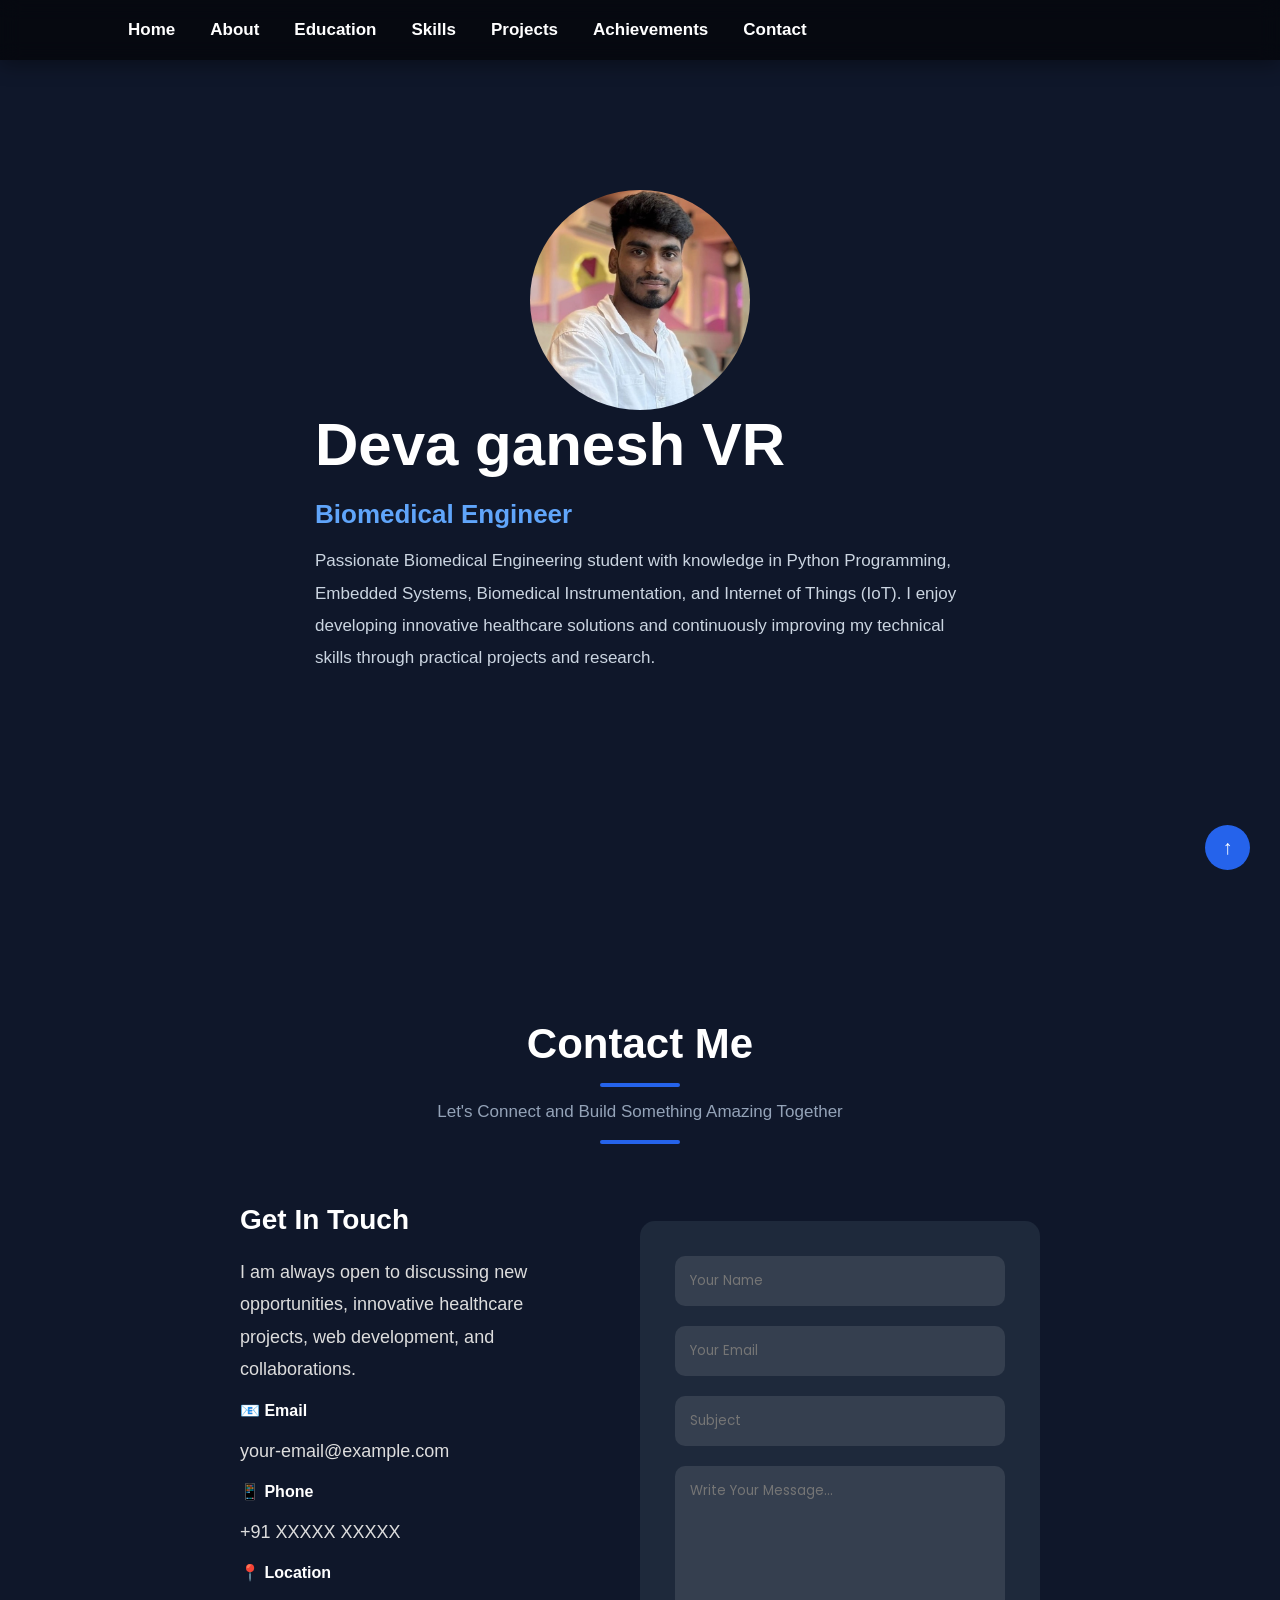
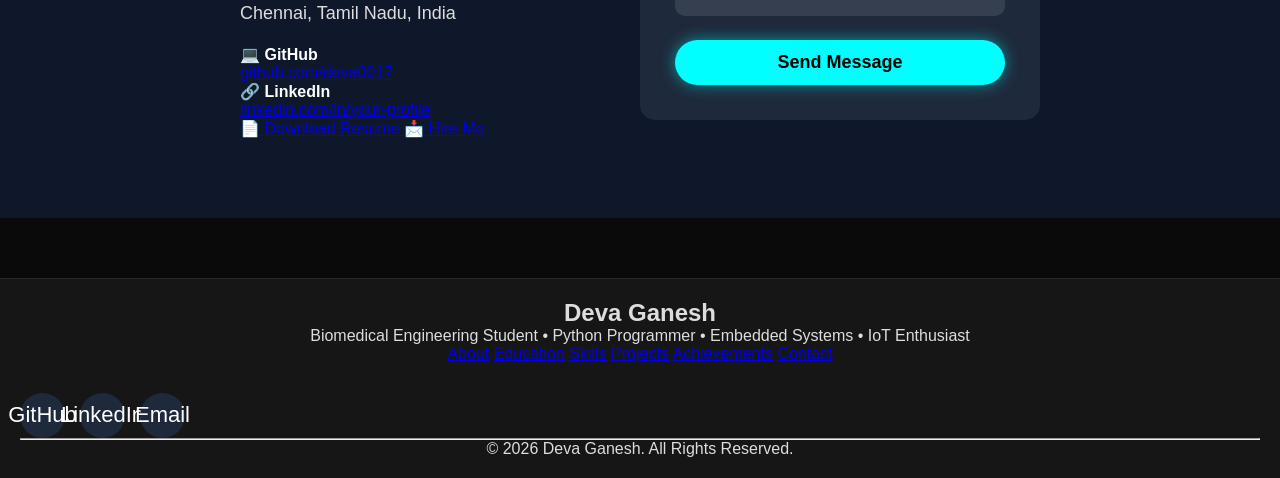
<file: index.html>
<!DOCTYPE html>
<html lang="en">

<head>

    <meta charset="UTF-8">

    <meta name="viewport" content="width=device-width, initial-scale=1.0">

    <title>Deva Ganesh | Portfolio</title>

    <link rel="stylesheet" href="style.css">

    <link rel="preconnect" href="https://fonts.googleapis.com">

    <link rel="preconnect" href="https://fonts.gstatic.com" crossorigin>

    <link href="https://fonts.googleapis.com/css2?family=Poppins:wght@300;400;500;600;700;800&display=swap" rel="stylesheet">

</head>

<body>

<!-- ================= HEADER ================= -->

<header>
<nav>

    <a href="index.html">Home</a>
    <a href="about.html">About</a>
    <a href="education.html">Education</a>
    <a href="skills.html">Skills</a>
    <a href="projects.html">Projects</a>
    <a href="achievements.html">Achievements</a>
    <a href="contact.html">Contact</a>

</nav>

</header>

<section class="hero">
    <div class="hero-content">

      <img src="profile.jpeg"
     alt="Profile Photo"
     style="width:220px;height:220px;border-radius:50%;object-fit:cover;display:block;margin:auto;">

        <h1>Deva ganesh VR</h1>

        <h3>Biomedical Engineer</h3>

        <p>Passionate Biomedical Engineering student with knowledge in

Python Programming, Embedded Systems, Biomedical Instrumentation,

and Internet of Things (IoT). I enjoy developing innovative

healthcare solutions and continuously improving my technical

skills through practical projects and research.</p>

    </div>
</section>



<!-- ================= CONTACT SECTION ================= -->

<section id="contact">

    <div class="section-title">

        <h2>Contact Me</h2>

        <p>Let's Connect and Build Something Amazing Together</p>

    </div>

    <div class="contact-container">

        <!-- Left Side -->

        <div class="contact-info">

            <h3>Get In Touch</h3>

            <p>
                I am always open to discussing new opportunities,
                innovative healthcare projects, web development,
                and collaborations.
            </p>

            <div class="contact-item">

                <h4>📧 Email</h4>

                <p>your-email@example.com</p>

            </div>

            <div class="contact-item">

                <h4>📱 Phone</h4>

                <p>+91 XXXXX XXXXX</p>

            </div>

            <div class="contact-item">

                <h4>📍 Location</h4>

                <p>Chennai, Tamil Nadu, India</p>

            </div>

            <div class="contact-item">

                <h4>💻 GitHub</h4>

                <a href="https://github.com/deva0017" target="_blank">
                    github.com/deva0017
                </a>

            </div>

            <div class="contact-item">

                <h4>🔗 LinkedIn</h4>

                <a href="https://linkedin.com/" target="_blank">
                    linkedin.com/in/your-profile
                </a>

            </div>

            <div class="contact-buttons">

                <a href="resume.pdf" class="contact-btn" download>
                    📄 Download Resume
                </a>

                <a href="mailto:your-email@example.com" class="contact-btn">
                    📩 Hire Me
                </a>

            </div>

        </div>

        <!-- Right Side -->

        <div class="contact-form">

            <form action="#">

                <input
                    type="text"
                    placeholder="Your Name"
                    required
                >

                <input
                    type="email"
                    placeholder="Your Email"
                    required
                >

                <input
                    type="text"
                    placeholder="Subject"
                    required
                >

                <textarea
                    rows="6"
                    placeholder="Write Your Message..."
                    required
                ></textarea>

                <button type="submit">
                    Send Message
                </button>

            </form>

        </div>

    </div>

</section>
<!-- ================= FOOTER ================= -->

<footer>

    <div class="footer-container">

        <h2>Deva Ganesh</h2>

        <p>
          Biomedical Engineering Student • Python Programmer • Embedded Systems • IoT Enthusiast
        </p>

        <div class="footer-links">

<a href="about.html">About</a>

<a href="education.html">Education</a>

<a href="skills.html">Skills</a>

<a href="projects.html">Projects</a>

<a href="achievements.html">Achievements</a>

<a href="contact.html">Contact</a>

</div>
        <div class="social-links">

            <a href="https://github.com/deva0017" target="_blank">
                GitHub
            </a>

            <a href="https://www.linkedin.com/" target="_blank">
                LinkedIn
            </a>

            <a href="mailto:your-email@example.com">
                Email
            </a>

        </div>

        <hr>

        <p class="copyright">

            © 2026 Deva Ganesh. All Rights Reserved.

        </p>

    </div>

</footer>

<!-- Back To Top Button -->

<a href="#" class="top-btn">
    ↑
</a>

</body>

</html>
</file>
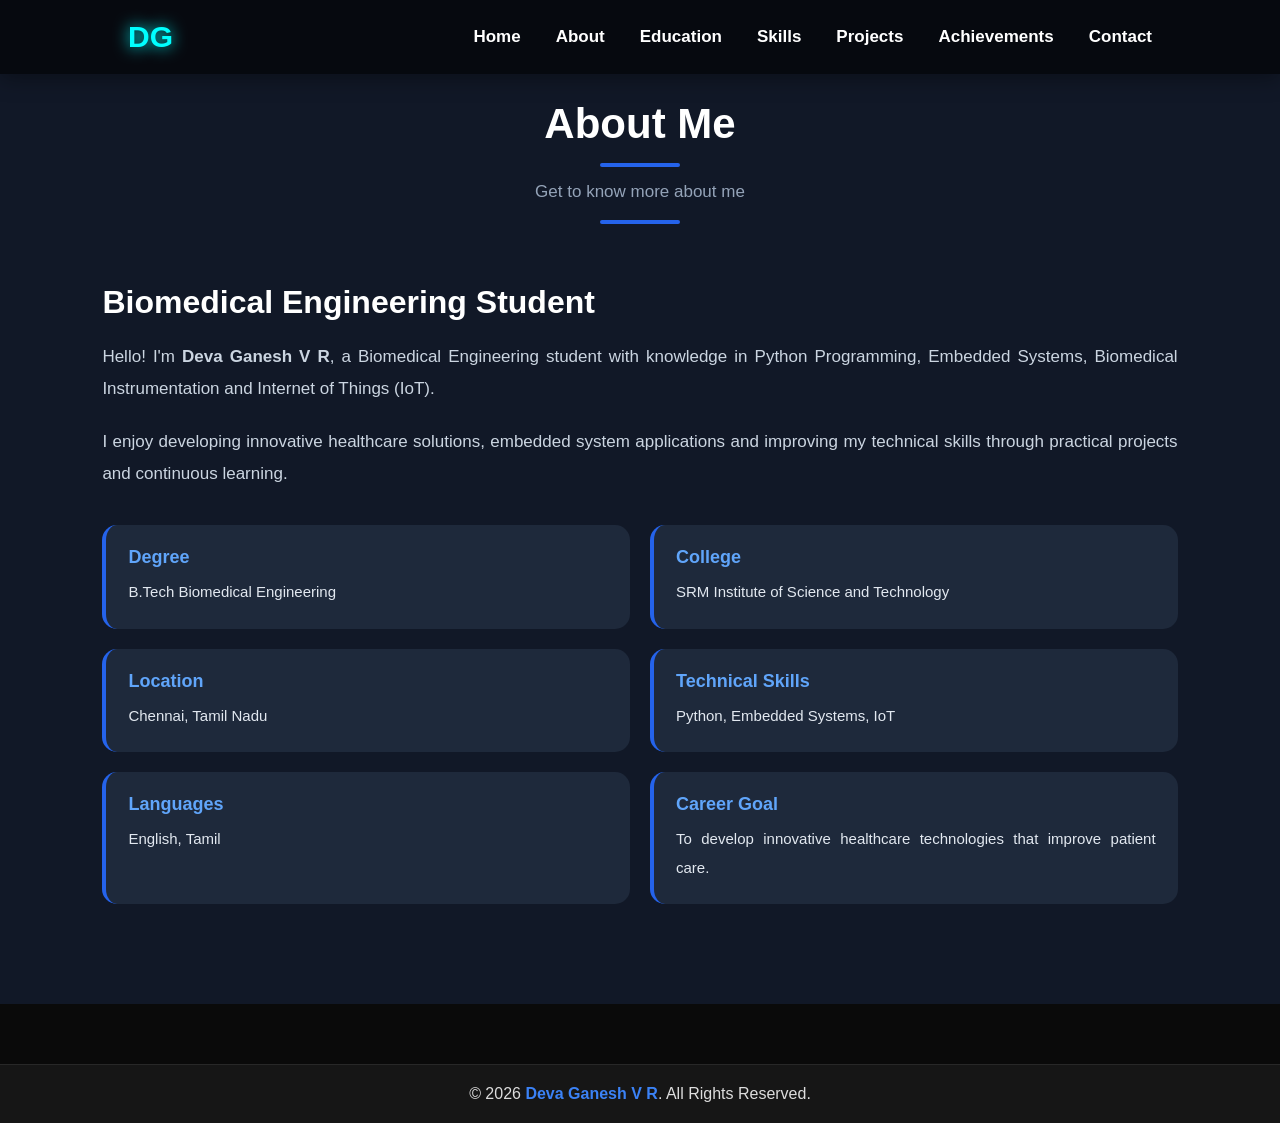
<file: about.html>
<!DOCTYPE html>
<html lang="en">

<head>
    <meta charset="UTF-8">
    <meta name="viewport" content="width=device-width, initial-scale=1.0">
    <title>About | Deva Ganesh V R</title>

    <link rel="stylesheet" href="style.css">

    <link rel="preconnect" href="https://fonts.googleapis.com">
    <link rel="preconnect" href="https://fonts.gstatic.com" crossorigin>

    <link href="https://fonts.googleapis.com/css2?family=Poppins:wght@300;400;500;600;700;800&display=swap" rel="stylesheet">

    <link rel="stylesheet"
    href="https://cdnjs.cloudflare.com/ajax/libs/font-awesome/6.5.2/css/all.min.css">

</head>

<body>

<!-- ================= HEADER ================= -->

<header>

    <div class="logo">
        DG
    </div>

    <nav>

<a href="index.html">Home</a>

<a href="about.html">About</a>

<a href="education.html">Education</a>

<a href="skills.html">Skills</a>

<a href="projects.html">Projects</a>

<a href="achievements.html">Achievements</a>

<a href="contact.html">Contact</a>

</nav>
</header>

<!-- ================= ABOUT SECTION ================= -->

<section id="about">

    <div class="section-title">

        <h2>About Me</h2>

        <p>Get to know more about me</p>

    </div>

    <div class="about-content-full">

        <div class="about-content">

            <h3>Biomedical Engineering Student</h3>

            <p>
                Hello! I'm <strong>Deva Ganesh V R</strong>, a Biomedical Engineering
                student with knowledge in Python Programming, Embedded Systems,
                Biomedical Instrumentation and Internet of Things (IoT).
            </p>

            <p>
                I enjoy developing innovative healthcare solutions, embedded
                system applications and improving my technical skills through
                practical projects and continuous learning.
            </p>

            <div class="about-details">

                <div class="detail-card">

                    <h4>Degree</h4>

                    <p>B.Tech Biomedical Engineering</p>

                </div>

                <div class="detail-card">

                    <h4>College</h4>

                    <p>SRM Institute of Science and Technology</p>

                </div>

                <div class="detail-card">

                    <h4>Location</h4>

                    <p>Chennai, Tamil Nadu</p>

                </div>

                <div class="detail-card">

                    <h4>Technical Skills</h4>

                    <p>Python, Embedded Systems, IoT</p>

                </div>

                <div class="detail-card">

                    <h4>Languages</h4>

                    <p>English, Tamil</p>

                </div>

                <div class="detail-card">

                    <h4>Career Goal</h4>

                    <p>To develop innovative healthcare technologies that improve patient care.</p>

                </div>

            </div>

        </div>

    </div>

</section>

<!-- ================= FOOTER ================= -->

<footer>

    <p>

        © 2026 <span>Deva Ganesh V R</span>. All Rights Reserved.

    </p>

</footer>

</body>

</html>
</file>
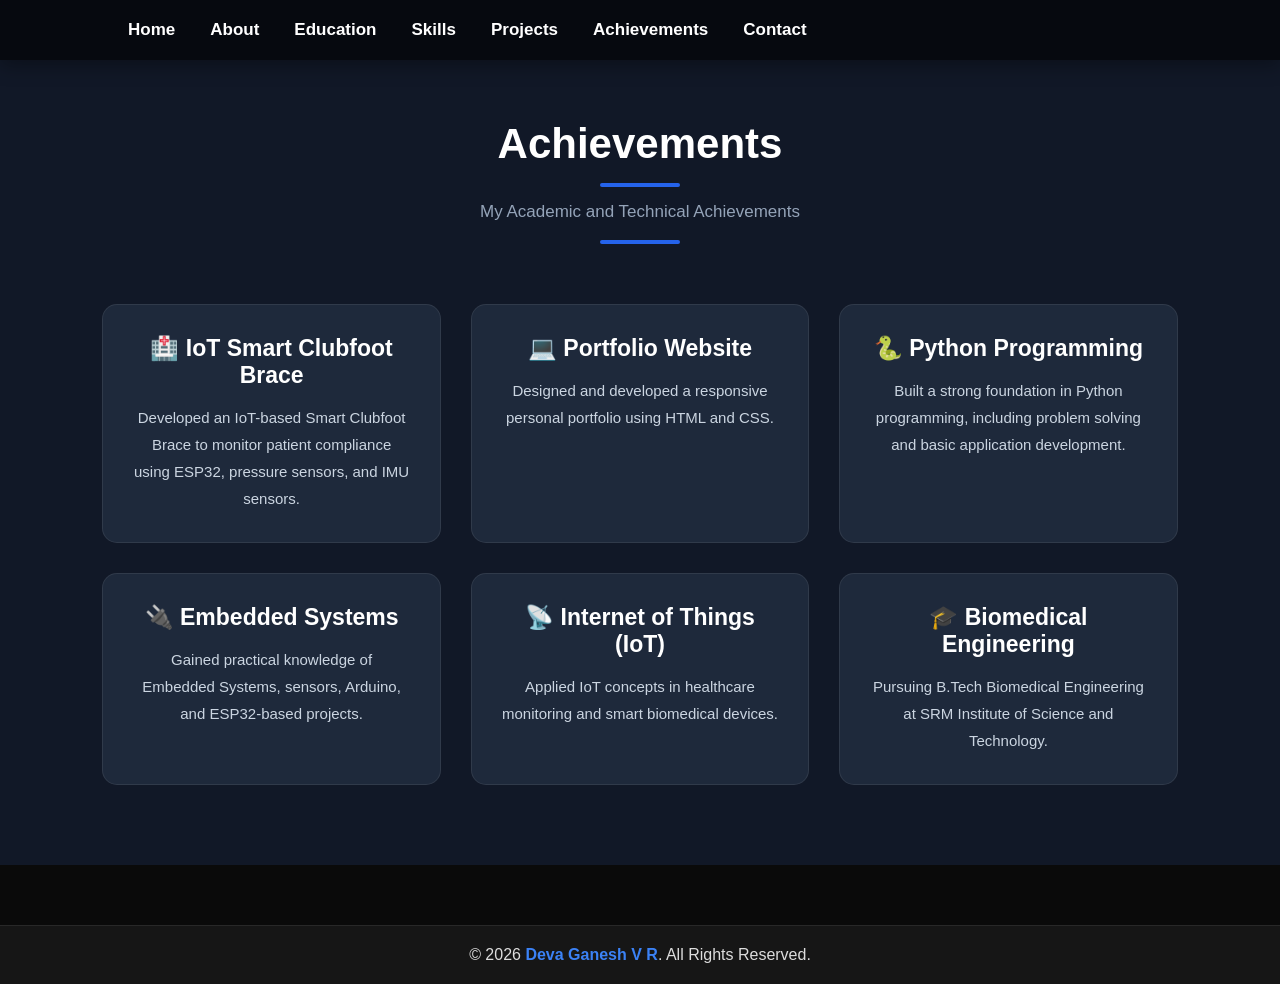
<file: achievements.html>
<!DOCTYPE html>
<html lang="en">

<head>

    <meta charset="UTF-8">
    <meta name="viewport" content="width=device-width, initial-scale=1.0">

    <title>Achievements | Deva Ganesh V R</title>

    <link rel="stylesheet" href="style.css">

    <link href="https://fonts.googleapis.com/css2?family=Poppins:wght@300;400;500;600;700;800&display=swap" rel="stylesheet">

</head>

<body>

<header>

    <nav>

        <a href="index.html">Home</a>
        <a href="about.html">About</a>
        <a href="education.html">Education</a>
        <a href="skills.html">Skills</a>
        <a href="projects.html">Projects</a>
        <a href="achievements.html">Achievements</a>
        <a href="contact.html">Contact</a>

    </nav>

</header>

<section id="achievements">

    <div class="section-title">

        <h2>Achievements</h2>

        <p>My Academic and Technical Achievements</p>

    </div>

    <div class="achievement-container">

        <div class="achievement-card">

            <h3>🏥 IoT Smart Clubfoot Brace</h3>

            <p>
                Developed an IoT-based Smart Clubfoot Brace to monitor
                patient compliance using ESP32, pressure sensors,
                and IMU sensors.
            </p>

        </div>

        <div class="achievement-card">

            <h3>💻 Portfolio Website</h3>

            <p>
                Designed and developed a responsive personal portfolio
                using HTML and CSS.
            </p>

        </div>

        <div class="achievement-card">

            <h3>🐍 Python Programming</h3>

            <p>
                Built a strong foundation in Python programming,
                including problem solving and basic application
                development.
            </p>

        </div>

        <div class="achievement-card">

            <h3>🔌 Embedded Systems</h3>

            <p>
                Gained practical knowledge of Embedded Systems,
                sensors, Arduino, and ESP32-based projects.
            </p>

        </div>

        <div class="achievement-card">

            <h3>📡 Internet of Things (IoT)</h3>

            <p>
                Applied IoT concepts in healthcare monitoring
                and smart biomedical devices.
            </p>

        </div>

        <div class="achievement-card">

            <h3>🎓 Biomedical Engineering</h3>

            <p>
                Pursuing B.Tech Biomedical Engineering at
                SRM Institute of Science and Technology.
            </p>

        </div>

    </div>

</section>

<footer>

    <p>

        © 2026 <span>Deva Ganesh V R</span>. All Rights Reserved.

    </p>

</footer>

</body>

</html>
</file>
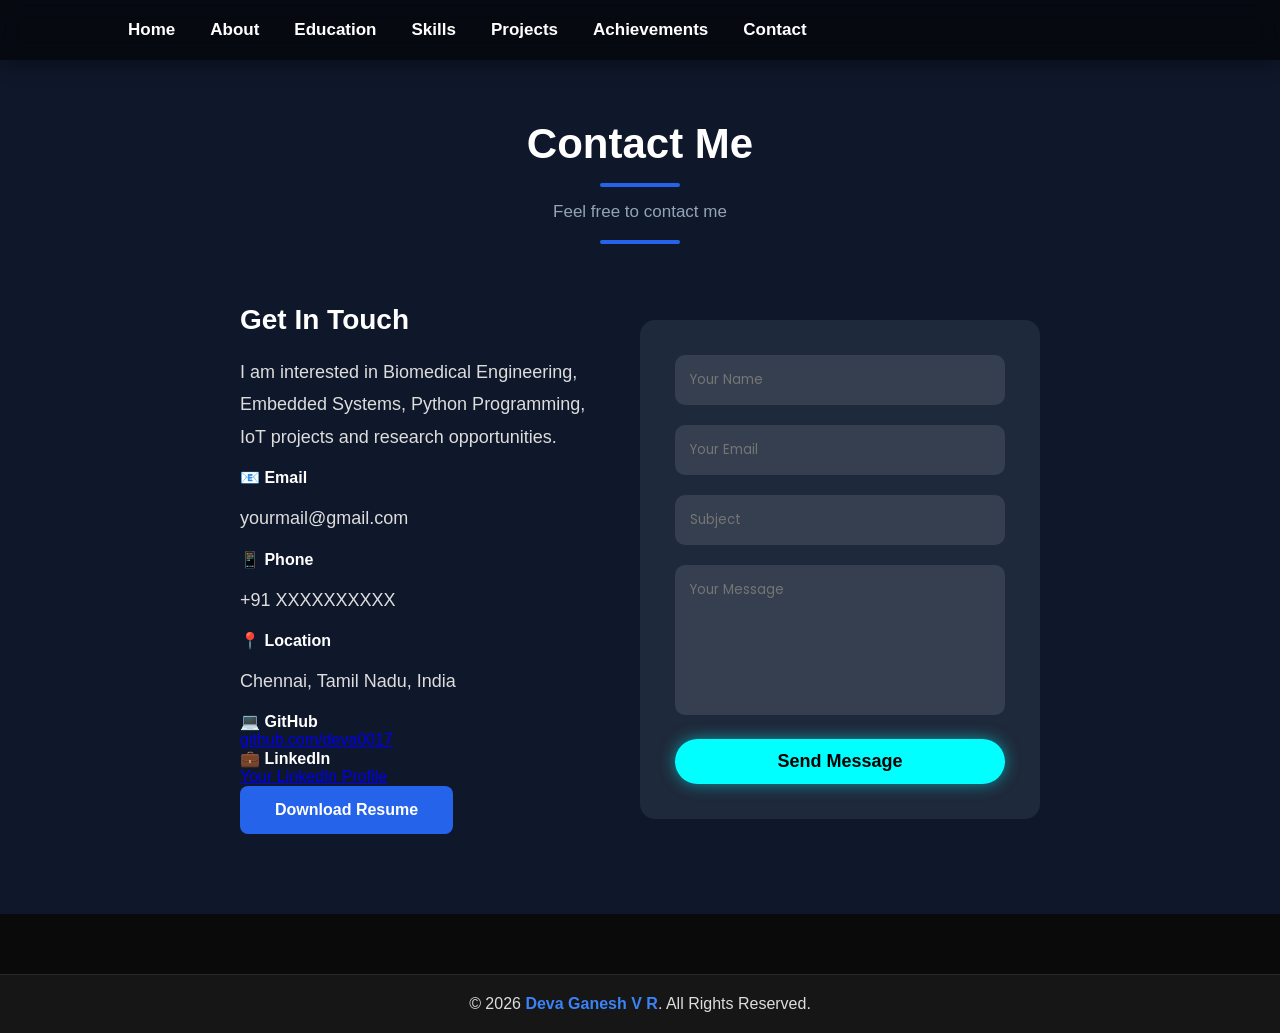
<file: contact.html>
<!DOCTYPE html>
<html lang="en">

<head>

    <meta charset="UTF-8">

    <meta name="viewport" content="width=device-width, initial-scale=1.0">

    <title>Contact | Deva Ganesh V R</title>

    <link rel="stylesheet" href="style.css">

    <link href="https://fonts.googleapis.com/css2?family=Poppins:wght@300;400;500;600;700;800&display=swap" rel="stylesheet">

</head>

<body>

<!-- ================= HEADER ================= -->

<header>

    <nav>

        <a href="index.html">Home</a>

        <a href="about.html">About</a>

        <a href="education.html">Education</a>

        <a href="skills.html">Skills</a>

        <a href="projects.html">Projects</a>

        <a href="achievements.html">Achievements</a>

        <a href="contact.html">Contact</a>

    </nav>

</header>

<!-- ================= CONTACT ================= -->

<section id="contact">

    <div class="section-title">

        <h2>Contact Me</h2>

        <p>Feel free to contact me</p>

    </div>

    <div class="contact-container">

        <div class="contact-info">

            <h3>Get In Touch</h3>

            <p>
                I am interested in Biomedical Engineering,
                Embedded Systems, Python Programming,
                IoT projects and research opportunities.
            </p>

            <div class="contact-item">

                <h4>📧 Email</h4>

                <p>yourmail@gmail.com</p>

            </div>

            <div class="contact-item">

                <h4>📱 Phone</h4>

                <p>+91 XXXXXXXXXX</p>

            </div>

            <div class="contact-item">

                <h4>📍 Location</h4>

                <p>Chennai, Tamil Nadu, India</p>

            </div>

            <div class="contact-item">

                <h4>💻 GitHub</h4>

                <a href="https://github.com/deva0017" target="_blank">
                    github.com/deva0017
                </a>

            </div>

            <div class="contact-item">

                <h4>💼 LinkedIn</h4>

                <a href="https://www.linkedin.com/" target="_blank">
                    Your LinkedIn Profile
                </a>

            </div>

            <a href="resume.pdf" class="btn" download>

                Download Resume

            </a>

        </div>

        <div class="contact-form">

            <form>

                <input type="text" placeholder="Your Name" required>

                <input type="email" placeholder="Your Email" required>

                <input type="text" placeholder="Subject">

                <textarea rows="6" placeholder="Your Message"></textarea>

                <button class="btn" type="submit">

                    Send Message

                </button>

            </form>

        </div>

    </div>

</section>

<!-- ================= FOOTER ================= -->

<footer>

    <p>

        © 2026 <span>Deva Ganesh V R</span>. All Rights Reserved.

    </p>

</footer>

</body>

</html>
</file>
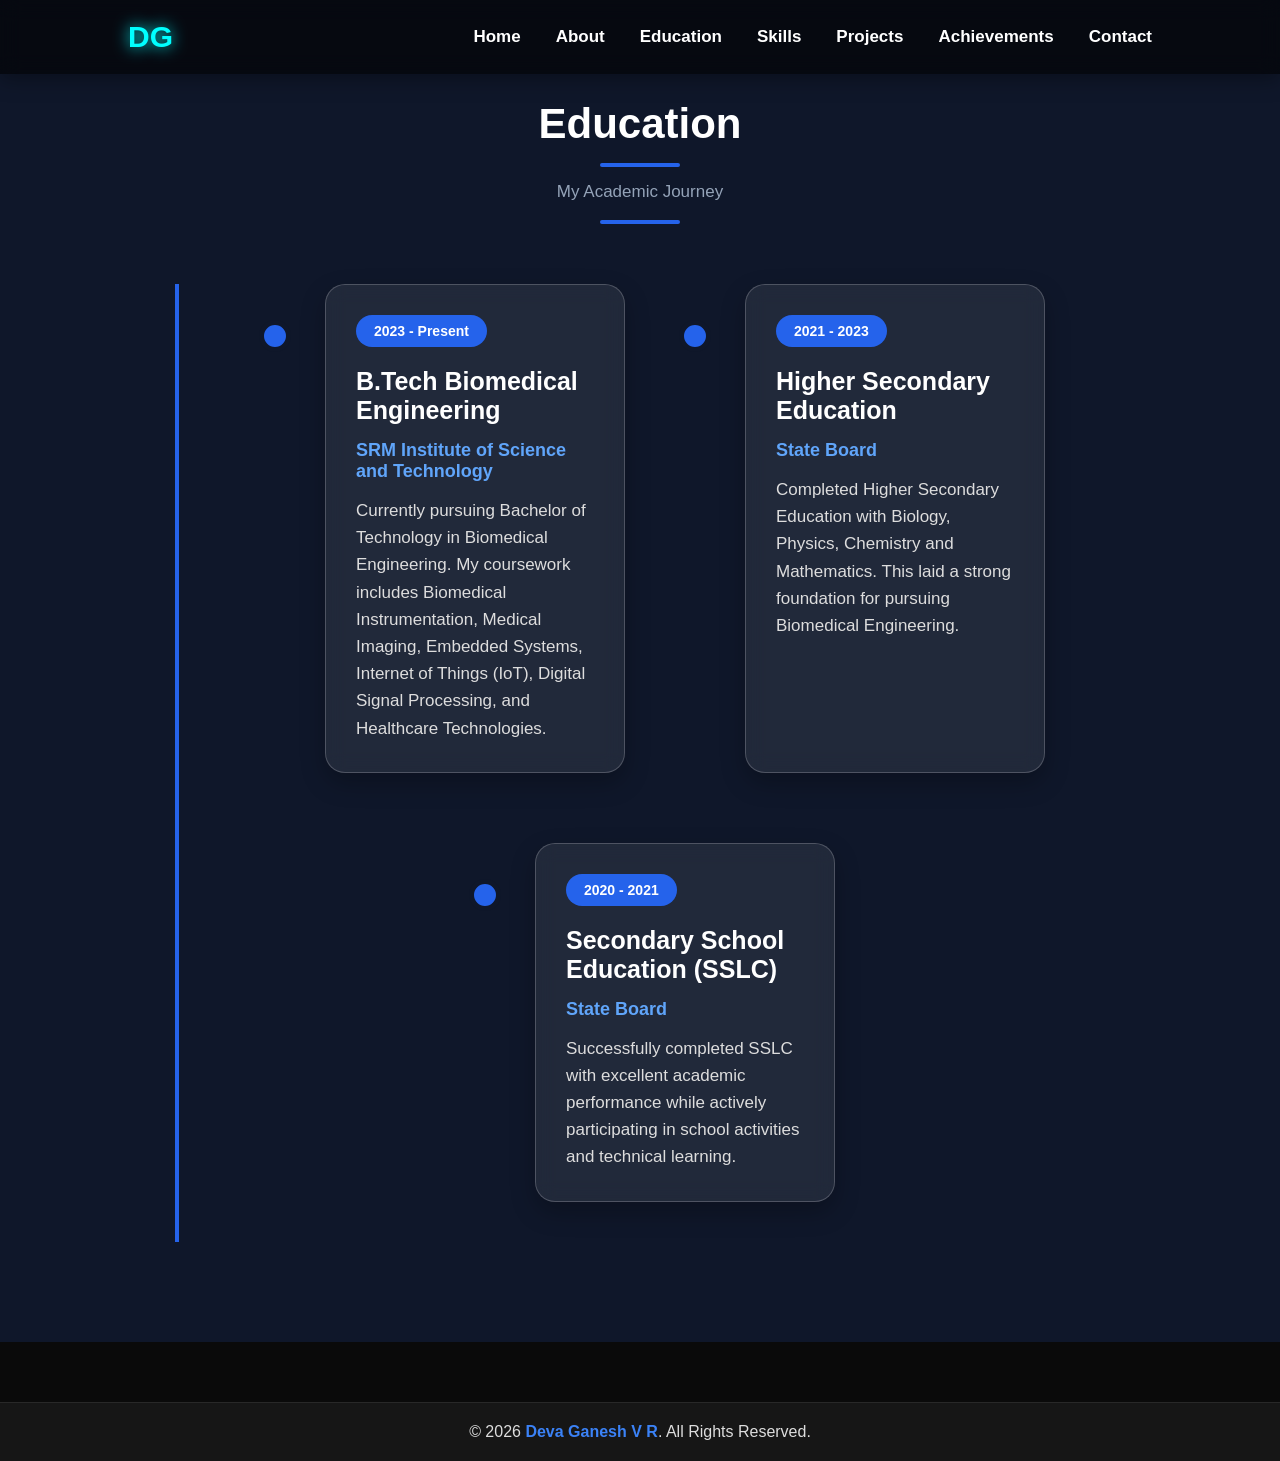
<file: education.html>
<!DOCTYPE html>
<html lang="en">

<head>

    <meta charset="UTF-8">

    <meta name="viewport" content="width=device-width, initial-scale=1.0">

    <title>Education | Deva Ganesh V R</title>

    <link rel="stylesheet" href="style.css">

    <link rel="preconnect" href="https://fonts.googleapis.com">

    <link rel="preconnect" href="https://fonts.gstatic.com" crossorigin>

    <link href="https://fonts.googleapis.com/css2?family=Poppins:wght@300;400;500;600;700;800&display=swap" rel="stylesheet">

    <link rel="stylesheet"
    href="https://cdnjs.cloudflare.com/ajax/libs/font-awesome/6.5.2/css/all.min.css">

</head>

<body>

<!-- ================= HEADER ================= -->

<header>

    <div class="logo">
        DG
    </div>

    <nav>

        <a href="index.html">Home</a>

        <a href="about.html">About</a>

        <a href="education.html" class="active">Education</a>

        <a href="skills.html">Skills</a>

        <a href="projects.html">Projects</a>

        <a href="achievements.html">Achievements</a>

        <a href="contact.html">Contact</a>

    </nav>

</header>

<!-- ================= EDUCATION ================= -->

<section id="education">

    <div class="section-title">

        <h2>Education</h2>

        <p>My Academic Journey</p>

    </div>

    <div class="education-container">

        <!-- College -->

        <div class="education-card">

            <div class="education-year">
                2023 - Present
            </div>

            <div class="education-content">

                <h3>B.Tech Biomedical Engineering</h3>

                <h4>SRM Institute of Science and Technology</h4>

                <p>
                    Currently pursuing Bachelor of Technology in Biomedical
                    Engineering. My coursework includes Biomedical
                    Instrumentation, Medical Imaging, Embedded Systems,
                    Internet of Things (IoT), Digital Signal Processing,
                    and Healthcare Technologies.
                </p>

            </div>

        </div>

        <!-- Higher Secondary -->

        <div class="education-card">

            <div class="education-year">
                2021 - 2023
            </div>

            <div class="education-content">

                <h3>Higher Secondary Education</h3>

                <h4>State Board</h4>

                <p>
                    Completed Higher Secondary Education with Biology,
                    Physics, Chemistry and Mathematics. This laid a strong
                    foundation for pursuing Biomedical Engineering.
                </p>

            </div>

        </div>

        <!-- SSLC -->

        <div class="education-card">

            <div class="education-year">
                2020 - 2021
            </div>

            <div class="education-content">

                <h3>Secondary School Education (SSLC)</h3>

                <h4>State Board</h4>

                <p>
                    Successfully completed SSLC with excellent academic
                    performance while actively participating in school
                    activities and technical learning.
                </p>

            </div>

        </div>

    </div>

</section>

<!-- ================= FOOTER ================= -->

<footer>

    <p>

        © 2026 <span>Deva Ganesh V R</span>. All Rights Reserved.

    </p>

</footer>

</body>

</html>
</file>
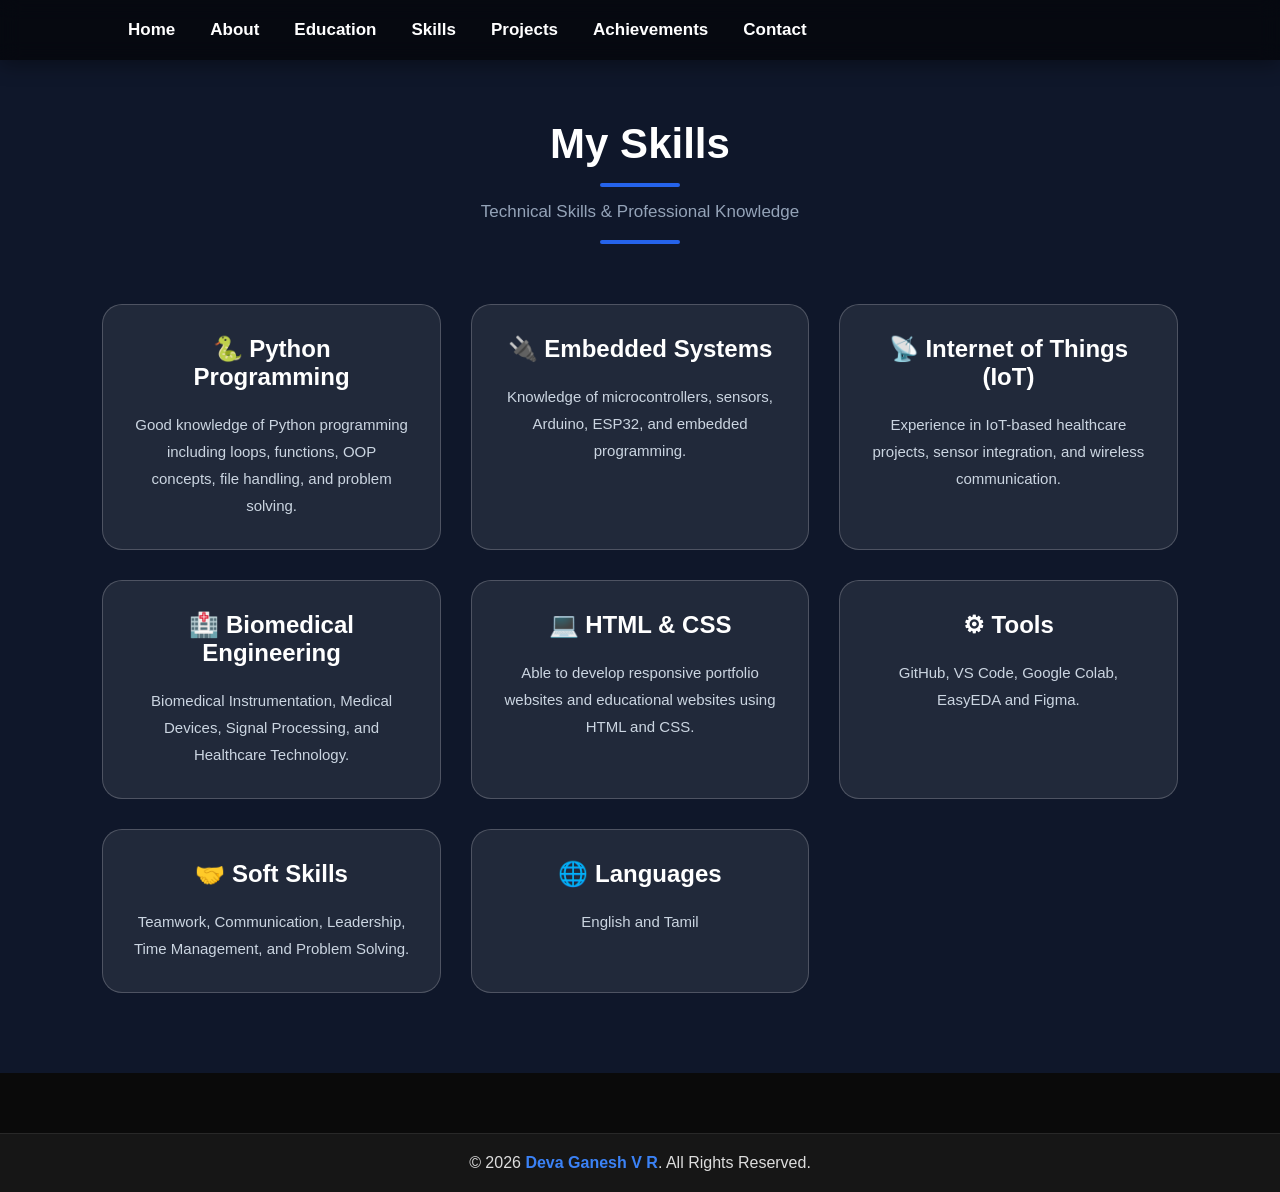
<file: skills.html>
<!DOCTYPE html>
<html lang="en">

<head>

    <meta charset="UTF-8">
    <meta name="viewport" content="width=device-width, initial-scale=1.0">

    <title>Skills | Deva Ganesh V R</title>

    <link rel="stylesheet" href="style.css">

    <link href="https://fonts.googleapis.com/css2?family=Poppins:wght@300;400;500;600;700;800&display=swap" rel="stylesheet">

</head>

<body>

<!-- ================= HEADER ================= -->

<header>

    <nav>

        <a href="index.html">Home</a>
        <a href="about.html">About</a>
        <a href="education.html">Education</a>
        <a href="skills.html">Skills</a>
        <a href="projects.html">Projects</a>
        <a href="achievements.html">Achievements</a>
        <a href="contact.html">Contact</a>

    </nav>

</header>

<!-- ================= SKILLS ================= -->

<section id="skills">

    <div class="section-title">

        <h2>My Skills</h2>

        <p>Technical Skills & Professional Knowledge</p>

    </div>

    <div class="skills-container">

        <div class="skill-card">

            <h3>🐍 Python Programming</h3>

            <p>
                Good knowledge of Python programming including
                loops, functions, OOP concepts, file handling,
                and problem solving.
            </p>

        </div>

        <div class="skill-card">

            <h3>🔌 Embedded Systems</h3>

            <p>
                Knowledge of microcontrollers, sensors,
                Arduino, ESP32, and embedded programming.
            </p>

        </div>

        <div class="skill-card">

            <h3>📡 Internet of Things (IoT)</h3>

            <p>
                Experience in IoT-based healthcare projects,
                sensor integration, and wireless communication.
            </p>

        </div>

        <div class="skill-card">

            <h3>🏥 Biomedical Engineering</h3>

            <p>
                Biomedical Instrumentation, Medical Devices,
                Signal Processing, and Healthcare Technology.
            </p>

        </div>

        <div class="skill-card">

            <h3>💻 HTML & CSS</h3>

            <p>
                Able to develop responsive portfolio websites
                and educational websites using HTML and CSS.
            </p>

        </div>

        <div class="skill-card">

            <h3>⚙ Tools</h3>

            <p>
                GitHub, VS Code, Google Colab,
                EasyEDA and Figma.
            </p>

        </div>

        <div class="skill-card">

            <h3>🤝 Soft Skills</h3>

            <p>
                Teamwork, Communication,
                Leadership, Time Management,
                and Problem Solving.
            </p>

        </div>

        <div class="skill-card">

            <h3>🌐 Languages</h3>

            <p>
                English and Tamil
            </p>

        </div>

    </div>

</section>

<!-- ================= FOOTER ================= -->

<footer>

    <p>

        © 2026 <span>Deva Ganesh V R</span>. All Rights Reserved.

    </p>

</footer>

</body>

</html>
</file>
<file: style.css>
/*==============================
GOOGLE FONT
==============================*/

@import url('https://fonts.googleapis.com/css2?family=Poppins:wght@300;400;500;600;700;800&display=swap');

/*==============================
RESET
==============================*/

*{
    margin:0;
    padding:0;
    box-sizing:border-box;
    scroll-behavior:smooth;
}

body{
    font-family:'Poppins',sans-serif;
    background:#0f172a;
    color:#ffffff;
    overflow-x:hidden;
}

/*==============================
SCROLLBAR
==============================*/

::-webkit-scrollbar{
    width:10px;
}

::-webkit-scrollbar-track{
    background:#0f172a;
}

::-webkit-scrollbar-thumb{
    background:#2563eb;
    border-radius:20px;
}

/*==============================
HEADER
==============================*/

header{
    position:fixed;
    top:0;
    left:0;
    width:100%;
    padding:18px 8%;
    background:#111827;
    display:flex;
    justify-content:center;
    align-items:center;
    z-index:1000;
    box-shadow:0 5px 20px rgba(0,0,0,.3);
}

/*==============================
NAVIGATION
==============================*/

nav{
    display:flex;
    gap:35px;
}

nav a{
    color:#ffffff;
    text-decoration:none;
    font-size:17px;
    font-weight:600;
    transition:.3s;
    position:relative;
}

nav a:hover{
    color:#3b82f6;
}

nav a::after{
    content:'';
    position:absolute;
    left:0;
    bottom:-6px;
    width:0%;
    height:2px;
    background:#3b82f6;
    transition:.3s;
}

nav a:hover::after{
    width:100%;
}

/*==============================
SECTION
==============================*/

section{
    padding:120px 8% 80px;
}

/*==============================
SECTION TITLE
==============================*/

.section-title{
    text-align:center;
    margin-bottom:60px;
}

.section-title h2{
    font-size:45px;
    color:#ffffff;
}

.section-title p{
    color:#cbd5e1;
    margin-top:15px;
    font-size:18px;
}

.section-title::after{
    content:'';
    display:block;
    width:80px;
    height:4px;
    background:#2563eb;
    margin:18px auto;
    border-radius:10px;
}

/*==============================
BUTTON
==============================*/

.btn{
    display:inline-block;
    padding:14px 35px;
    background:#2563eb;
    color:#fff;
    text-decoration:none;
    border-radius:8px;
    font-weight:600;
    transition:.3s;
}

.btn:hover{
    background:#1d4ed8;
    transform:translateY(-4px);
}

/*==============================
FOOTER
==============================*/

footer{
    background:#111827;
    text-align:center;
    padding:30px;
    margin-top:60px;
}

footer span{
    color:#3b82f6;
    font-weight:700;
}
/* ==========================================
   GOOGLE FONT
========================================== */

@import url('https://fonts.googleapis.com/css2?family=Poppins:wght@300;400;500;600;700;800&display=swap');


/* ==========================================
   RESET
========================================== */

*{
    margin:0;
    padding:0;
    box-sizing:border-box;
    scroll-behavior:smooth;
}

body{
    font-family:'Poppins',sans-serif;
    background:#0F172A;
    color:#F8FAFC;
    overflow-x:hidden;
}


/* ==========================================
   SCROLLBAR
========================================== */

::-webkit-scrollbar{
    width:10px;
}

::-webkit-scrollbar-track{
    background:#0F172A;
}

::-webkit-scrollbar-thumb{
    background:#2563EB;
    border-radius:20px;
}

::-webkit-scrollbar-thumb:hover{
    background:#1D4ED8;
}


/* ==========================================
   HEADER
========================================== */

header{
    position:fixed;
    top:0;
    left:0;
    width:100%;
    background:#111827;
    padding:20px 8%;
    display:flex;
    justify-content:center;
    align-items:center;
    z-index:1000;
    box-shadow:0 5px 20px rgba(0,0,0,.35);
}


/* ==========================================
   NAVIGATION
========================================== */

nav ul{
    display:flex;
    list-style:none;
    gap:35px;
}

nav ul li a{

    color:#F8FAFC;
    text-decoration:none;
    font-size:16px;
    font-weight:600;
    position:relative;
    transition:.3s;

}

nav ul li a::after{

    content:'';
    position:absolute;
    left:0;
    bottom:-6px;
    width:0%;
    height:2px;
    background:#3B82F6;
    transition:.3s;

}

nav ul li a:hover{

    color:#3B82F6;

}

nav ul li a:hover::after{

    width:100%;

}


/* ==========================================
   HERO SECTION
========================================== */

.hero{

    min-height:100vh;
    display:flex;
    justify-content:center;
    align-items:center;
    gap:80px;
    padding:120px 8% 80px;
    background:#0F172A;
    flex-wrap:wrap;

}


/* ==========================================
   PROFILE IMAGE
========================================== */

.hero-image{

    display:flex;
    justify-content:center;
    align-items:center;

}

/* ================= HERO IMAGE ================= */

.hero{
    display:flex;
    align-items:center;
    justify-content:center;
    gap:80px;
    min-height:100vh;
    padding:120px 8%;
}

.hero-image{
    flex:1;
    display:flex;
    justify-content:center;
}

.hero-image img{

    width:340px;
    height:340px;

    object-fit:cover;

    border-radius:50%;

    border:8px solid #3B82F6;

    padding:8px;

    background:#ffffff;

    box-shadow:
        0 0 25px rgba(59,130,246,.5),
        0 0 50px rgba(59,130,246,.3);

    transition:.4s;

}

.hero-image img:hover{

    transform:scale(1.05);

    box-shadow:
        0 0 35px rgba(59,130,246,.8),
        0 0 70px rgba(59,130,246,.4);

}

.hero-content{

    flex:1;

}

.hero-buttons{

    margin-top:30px;

}

.btn{

    display:inline-block;

    padding:14px 35px;

    margin-right:15px;

    border-radius:8px;

    text-decoration:none;

    font-weight:600;

    background:#2563EB;

    color:#fff;

}

.btn-outline{

    background:transparent;

    border:2px solid #2563EB;

    color:#fff;

}

.btn:hover{

    transform:translateY(-4px);

}
.hero-image img:hover{

    transform:scale(1.05);

}


/* ==========================================
   HERO TEXT
========================================== */

.hero-content{

    max-width:650px;

}

.hero-content h3{

    color:#60A5FA;
    font-size:26px;
    margin-bottom:15px;

}

.hero-content h1{

    color:#ffffff;
    font-size:60px;
    margin-bottom:20px;
    font-weight:700;

}

.hero-content h2{

    color:#CBD5E1;
    font-size:30px;
    margin-bottom:25px;
    font-weight:500;

}

.hero-content p{

    color:#CBD5E1;
    line-height:1.9;
    font-size:17px;
    margin-bottom:35px;

}


/* ==========================================
   BUTTONS
========================================== */

.btn{

    display:inline-block;

    padding:15px 35px;

    background:#2563EB;

    color:#ffffff;

    text-decoration:none;

    border-radius:8px;

    font-weight:600;

    transition:.3s;

}

.btn:hover{

    background:#1D4ED8;

    transform:translateY(-4px);

    box-shadow:0 12px 25px rgba(37,99,235,.35);

}
/* ==========================================
   SECTION TITLE
========================================== */

.section-title{

    text-align:center;
    margin-bottom:60px;

}

.section-title h2{

    font-size:42px;
    color:#FFFFFF;
    margin-bottom:15px;

}

.section-title p{

    color:#94A3B8;
    font-size:17px;

}

.section-title h2::after{

    content:'';
    display:block;
    width:80px;
    height:4px;
    background:#2563EB;
    margin:15px auto;
    border-radius:30px;

}


/* ==========================================
   ABOUT SECTION
========================================== */

#about{

    background:#111827;
    padding:100px 8%;

}

.about-container{
    display:block;
}
    gap:70px;
    align-items:center;

}


/* ==========================================
   ABOUT IMAGE
========================================== */

.about-image{

    display:flex;
    justify-content:center;

}

.about-image img{

    width:320px;
    height:320px;
    object-fit:cover;

    border-radius:20px;

    border:5px solid #2563EB;

    box-shadow:0 20px 40px rgba(0,0,0,.4);

    transition:.4s;

}

.about-image img:hover{

    transform:scale(1.04);

}


/* ==========================================
   ABOUT CONTENT
========================================== */

.about-content h3{

    font-size:32px;
    color:#FFFFFF;
    margin-bottom:20px;

}

.about-content p{

    color:#CBD5E1;
    line-height:1.9;
    font-size:17px;
    margin-bottom:20px;
    text-align:justify;

}


/* ==========================================
   ABOUT DETAILS GRID
========================================== */

.about-details{

    display:grid;
    grid-template-columns:repeat(2,1fr);
    gap:20px;
    margin-top:35px;

}


/* ==========================================
   DETAIL CARD
========================================== */

.detail-card{

    background:#1E293B;

    padding:22px;

    border-radius:15px;

    border-left:4px solid #2563EB;

    transition:.35s;

}

.detail-card:hover{

    transform:translateY(-8px);

    box-shadow:0 15px 30px rgba(0,0,0,.35);

}

.detail-card h4{

    color:#60A5FA;

    margin-bottom:10px;

    font-size:18px;

}

.detail-card p{

    color:#E2E8F0;

    margin:0;

    font-size:15px;

}


/* ==========================================
   RESPONSIVE ABOUT
========================================== */

@media(max-width:900px){

.about-container{

    grid-template-columns:1fr;
    text-align:center;

}

.about-image{

    margin-bottom:30px;

}

.about-details{

    grid-template-columns:1fr;

}

.about-content p{

    text-align:center;

}

}
/* ==========================================
   EDUCATION SECTION
========================================== */

#education{
    background:#0F172A;
    padding:100px 8%;
}


/* ==========================================
   EDUCATION CONTAINER
========================================== */

.education-container{
    position:relative;
    max-width:1000px;
    margin:auto;
}


/* Vertical Timeline */

.education-container::before{

    content:'';

    position:absolute;

    left:35px;

    top:0;

    width:4px;

    height:100%;

    background:#2563EB;

}


/* ==========================================
   EDUCATION CARD
========================================== */

.education-card{

    position:relative;

    background:#1E293B;

    margin-left:90px;

    margin-bottom:40px;

    padding:30px;

    border-radius:18px;

    transition:.35s;

    box-shadow:0 10px 25px rgba(0,0,0,.25);

}

.education-card:hover{

    transform:translateY(-8px);

    box-shadow:0 20px 40px rgba(0,0,0,.35);

}


/* Timeline Circle */

.education-card::before{

    content:'';

    position:absolute;

    left:-67px;

    top:35px;

    width:22px;

    height:22px;

    border-radius:50%;

    background:#2563EB;

    border:5px solid #0F172A;

}


/* ==========================================
   YEAR BADGE
========================================== */

.education-year{

    display:inline-block;

    background:#2563EB;

    color:#fff;

    padding:8px 18px;

    border-radius:25px;

    font-size:14px;

    font-weight:600;

    margin-bottom:20px;

}


/* ==========================================
   EDUCATION CONTENT
========================================== */

.education-content h3{

    color:#FFFFFF;

    font-size:26px;

    margin-bottom:12px;

}

.education-content h4{

    color:#60A5FA;

    font-size:18px;

    margin-bottom:15px;

}

.education-content p{

    color:#CBD5E1;

    font-size:16px;

    line-height:1.9;

}


/* ==========================================
   RESPONSIVE
========================================== */

@media(max-width:768px){

.education-container::before{

    left:15px;

}

.education-card{

    margin-left:45px;

    padding:22px;

}

.education-card::before{

    left:-36px;

    width:18px;

    height:18px;

}

.education-year{

    font-size:13px;

    padding:6px 15px;

}

.education-content h3{

    font-size:22px;

}

.education-content h4{

    font-size:16px;

}

.education-content p{

    font-size:15px;

}

}
/* ==========================================
            SKILLS SECTION
========================================== */

#skills{
    background:#0F172A;
}


.skills-container{
    display:grid;
    grid-template-columns:repeat(auto-fit,minmax(250px,1fr));
    gap:25px;
}


/* Skill Card */

.skill-card{
    background:#1E293B;
    padding:30px;
    border-radius:15px;
    text-align:center;
    transition:.35s ease;
    border:1px solid rgba(255,255,255,.08);
}


.skill-card:hover{
    transform:translateY(-10px);
    box-shadow:0 15px 30px rgba(0,0,0,.35);
}



/* Skill Icon */

.skill-card i{
    font-size:45px;
    color:#3B82F6;
    margin-bottom:20px;
}



/* Skill Title */

.skill-card h3{
    color:#ffffff;
    font-size:22px;
    margin-bottom:15px;
}



/* Skill Description */

.skill-card p{
    color:#CBD5E1;
    font-size:15px;
    line-height:1.8;
}



/* ==========================================
             SKILL PROGRESS BAR
========================================== */


.skills-progress{
    margin-top:50px;
}


.skill{
    margin-bottom:25px;
}


.skill span{
    display:block;
    color:#F8FAFC;
    margin-bottom:8px;
    font-weight:600;
    font-size:17px;
}



/* Progress Background */

.progress{
    width:100%;
    height:10px;
    background:#334155;
    border-radius:30px;
    overflow:hidden;
}



/* Progress Moving Bar */

.progress-bar{
    height:100%;
    background:linear-gradient(
        90deg,
        #2563EB,
        #60A5FA
    );
    border-radius:30px;
    transition:.5s;
}



/* Hover Animation */

.skill:hover .progress-bar{
    filter:brightness(1.2);
}
/* ==========================================
            PROJECTS SECTION
========================================== */


#projects{
    background:#111827;
}


/* Project Container */

.projects-container{
    display:grid;
    grid-template-columns:repeat(auto-fit,minmax(280px,1fr));
    gap:30px;
}



/* Project Card */

.project-card{
    background:#1E293B;
    border-radius:15px;
    overflow:hidden;
    transition:.35s ease;
    border:1px solid rgba(255,255,255,.08);
}


.project-card:hover{
    transform:translateY(-10px);
    box-shadow:0 18px 35px rgba(0,0,0,.45);
}



/* Project Image */

.project-card img{
    width:100%;
    height:220px;
    object-fit:cover;
    transition:.4s ease;
}


.project-card:hover img{
    transform:scale(1.08);
}



/* Project Content */

.project-content{
    padding:25px;
}


.project-content h3{
    color:#ffffff;
    font-size:24px;
    margin-bottom:12px;
}


.project-content p{
    color:#CBD5E1;
    line-height:1.8;
    font-size:15px;
    margin-bottom:20px;
}



/* Project Buttons */

.project-btn{
    display:flex;
    gap:15px;
}


.project-btn a{

    padding:10px 22px;
    border-radius:8px;
    text-decoration:none;
    font-weight:600;
    font-size:14px;
    transition:.3s;

}



/* View Project Button */

.view-btn{

    background:#2563EB;
    color:white;

}


.view-btn:hover{

    background:#1D4ED8;
    transform:translateY(-3px);

}



/* Github Button */

.github-btn{

    background:#334155;
    color:white;

}


.github-btn:hover{

    background:#475569;
    transform:translateY(-3px);

}



/* Project Category Tag */

.project-tag{

    display:inline-block;
    background:#2563EB;
    color:white;
    padding:5px 15px;
    border-radius:20px;
    font-size:13px;
    margin-bottom:15px;

}
/* ==========================================
          CERTIFICATIONS SECTION
========================================== */


#certifications{
    background:#0F172A;
}



/* Certificate Grid */

.certificate-grid{

    display:grid;
    grid-template-columns:repeat(auto-fit,minmax(280px,1fr));
    gap:30px;

}



/* Certificate Card */

.certificate-card{

    background:#1E293B;
    border-radius:15px;
    overflow:hidden;
    transition:.35s ease;
    border:1px solid rgba(255,255,255,.08);

}



.certificate-card:hover{

    transform:translateY(-10px);
    box-shadow:0 18px 35px rgba(0,0,0,.45);

}



/* Certificate Image */

.certificate-card img{

    width:100%;
    height:220px;
    object-fit:cover;
    transition:.4s ease;

}



.certificate-card:hover img{

    transform:scale(1.05);

}



/* Certificate Content */

.certificate-card .content{

    padding:25px;

}



.certificate-card h3{

    color:#ffffff;
    font-size:22px;
    margin-bottom:12px;

}



.certificate-card p{

    color:#CBD5E1;
    line-height:1.8;
    font-size:15px;

}



/* Certificate Button */

.certificate-btn{

    display:inline-block;
    margin-top:15px;
    padding:10px 22px;
    background:#2563EB;
    color:white;
    text-decoration:none;
    border-radius:8px;
    font-weight:600;
    transition:.3s;

}



.certificate-btn:hover{

    background:#1D4ED8;
    transform:translateY(-3px);

}
/* ==========================================
          ACHIEVEMENTS SECTION
========================================== */


#achievements{

    background:#111827;

}



/* Achievement Container */

.achievement-container{

    display:grid;
    grid-template-columns:repeat(auto-fit,minmax(280px,1fr));
    gap:30px;

}



/* Achievement Card */

.achievement-card{

    background:#1E293B;
    padding:30px;
    border-radius:15px;
    text-align:center;
    transition:.35s ease;
    border:1px solid rgba(255,255,255,.08);

}



.achievement-card:hover{

    transform:translateY(-10px);
    box-shadow:0 18px 35px rgba(0,0,0,.45);

}



/* Achievement Icon */

.achievement-card i{

    font-size:45px;
    color:#3B82F6;
    margin-bottom:20px;

}



/* Achievement Title */

.achievement-card h3{

    color:#ffffff;
    font-size:23px;
    margin-bottom:15px;

}



/* Achievement Description */

.achievement-card p{

    color:#CBD5E1;
    font-size:15px;
    line-height:1.8;

}



/* Achievement Date */

.achievement-date{

    display:inline-block;
    margin-top:15px;
    padding:6px 18px;
    background:#2563EB;
    color:white;
    border-radius:20px;
    font-size:13px;

}



/* Achievement Image */

.achievement-card img{

    width:100%;
    height:200px;
    object-fit:cover;
    border-radius:12px;
    margin-bottom:20px;

}
/* ==========================================
            CONTACT SECTION
========================================== */


#contact{

    background:#0F172A;

}



/* Contact Container */

.contact-container{

    display:grid;
    grid-template-columns:1fr 1fr;
    gap:50px;
    align-items:center;

}



/* Contact Left Details */

.contact-info h2{

    color:#ffffff;
    font-size:35px;
    margin-bottom:20px;

}



.contact-info p{

    color:#CBD5E1;
    line-height:1.8;
    margin-bottom:30px;

}



/* Contact Details Box */

.contact-box{

    display:flex;
    align-items:center;
    gap:20px;
    background:#1E293B;
    padding:18px;
    margin-bottom:18px;
    border-radius:12px;
    transition:.3s;

}



.contact-box:hover{

    transform:translateX(10px);
    box-shadow:0 10px 25px rgba(0,0,0,.35);

}



.contact-box i{

    font-size:30px;
    color:#3B82F6;

}



.contact-box h4{

    color:#ffffff;
    margin-bottom:5px;

}



.contact-box a,
.contact-box span{

    color:#CBD5E1;
    text-decoration:none;

}



.contact-box a:hover{

    color:#60A5FA;

}




/* Contact Form */

.contact-form{

    background:#1E293B;
    padding:35px;
    border-radius:15px;

}



.contact-form input,
.contact-form textarea{

    width:100%;
    padding:15px;
    margin-bottom:20px;
    background:#0F172A;
    border:none;
    outline:none;
    border-radius:8px;
    color:white;
    font-family:'Poppins',sans-serif;

}



.contact-form textarea{

    height:150px;
    resize:none;

}




/* Send Button */

.contact-form button{

    width:100%;
    padding:14px;
    background:#2563EB;
    border:none;
    border-radius:8px;
    color:white;
    font-size:16px;
    font-weight:600;
    cursor:pointer;
    transition:.3s;

}



.contact-form button:hover{

    background:#1D4ED8;
    transform:translateY(-3px);

}



/* Social Media Buttons */

.social-links{

    display:flex;
    gap:15px;
    margin-top:30px;

}



.social-links a{

    width:45px;
    height:45px;
    display:flex;
    align-items:center;
    justify-content:center;
    border-radius:50%;
    background:#1E293B;
    color:#ffffff;
    font-size:22px;
    text-decoration:none;
    transition:.3s;

}



.social-links a:hover{

    background:#2563EB;
    transform:translateY(-5px);

}
/* ==========================================
              FOOTER SECTION
========================================== */


footer{

    background:#111827;
    padding:25px 8%;
    text-align:center;
    color:#CBD5E1;
    border-top:1px solid rgba(255,255,255,.08);

}



footer span{

    color:#3B82F6;
    font-weight:600;

}



/* ==========================================
          BACK TO TOP BUTTON
========================================== */


.top-btn{

    position:fixed;
    right:30px;
    bottom:30px;
    width:45px;
    height:45px;
    background:#2563EB;
    color:white;
    display:flex;
    justify-content:center;
    align-items:center;
    border-radius:50%;
    text-decoration:none;
    font-size:20px;
    transition:.3s;
    z-index:999;

}



.top-btn:hover{

    background:#1D4ED8;
    transform:translateY(-5px);

}



/* ==========================================
          PAGE ANIMATION
========================================== */


@keyframes fadeUp{

    from{

        opacity:0;
        transform:translateY(40px);

    }


    to{

        opacity:1;
        transform:translateY(0);

    }

}



section{

    animation:fadeUp .8s ease;

}




/* ==========================================
          RESPONSIVE DESIGN
========================================== */


/* Tablet */

@media(max-width:992px){


    header{

        padding:20px 5%;

    }


    .hero{

        flex-direction:column;
        text-align:center;
        gap:40px;

    }



    .hero img{

        width:260px;
        height:260px;

    }



    .hero-text h1{

        font-size:45px;

    }



    .about-container{

        grid-template-columns:1fr;

    }



    .contact-container{

        grid-template-columns:1fr;

    }


}



/* Mobile */


@media(max-width:600px){


    header{

        flex-direction:column;
        gap:15px;

    }



    .logo{

        font-size:24px;

    }



    nav a{

        margin-left:15px;
        font-size:14px;

    }



    .hero{

        padding-top:160px;

    }



    .hero img{

        width:220px;
        height:220px;

    }



    .hero-text h1{

        font-size:35px;

    }



    .hero-text h3{

        font-size:22px;

    }



    section{

        padding:70px 5%;

    }



    .section-title{

        font-size:32px;

    }



    .about-info{

        grid-template-columns:1fr;

    }



    .project-btn{

        flex-direction:column;

    }



    .social-links{

        justify-content:center;

    }



}body {
    margin: 0;
    font-family: Arial;
}


/* Previous CSS ends here */


/* HERO SECTION */

.hero {
    min-height: 100vh;
    display: flex;
    align-items: center;
    justify-content: center;
    padding: 80px 10%;
}/* =========================
   ABOUT SECTION
========================= */

.about {
    min-height: 100vh;
    padding: 80px 10%;
    display: flex;
    align-items: center;
    justify-content: center;
}


.about-container {
    display: flex;
    align-items: center;
    justify-content: space-between;
    gap: 50px;
}


/* ABOUT IMAGE */

.about img {
    width: 300px;
    height: 300px;
    border-radius: 20px;
    object-fit: cover;
}


/* ABOUT TEXT */

.about-text {
    max-width: 600px;
}


.about-text h2 {
    font-size: 45px;
    color: #00ffff;
    margin-bottom: 20px;
}


.about-text p {
    font-size: 18px;
    color: #ddd;
    line-height: 1.8;
}


/* READ MORE BUTTON */

.about-text a {
    display: inline-block;
    margin-top: 25px;
    padding: 12px 30px;
    background: #00ffff;
    color: black;
    text-decoration: none;
    border-radius: 30px;
    transition: 0.3s;
}


.about-text a:hover {
    transform: translateY(-5px);
}/* =========================
   EDUCATION SECTION
========================= */

.education {
    min-height: 100vh;
    padding: 80px 10%;
    text-align: center;
}


.education h2 {
    font-size: 45px;
    color: #00ffff;
    margin-bottom: 50px;
}


/* EDUCATION CARDS CONTAINER */

.education-container {
    display: flex;
    justify-content: center;
    gap: 30px;
    flex-wrap: wrap;
}


/* CARD DESIGN */

.education-card {

    width: 300px;
    padding: 30px;

    background: rgba(255,255,255,0.08);

    border-radius: 20px;

    border: 1px solid rgba(255,255,255,0.2);

    backdrop-filter: blur(10px);

    transition: 0.3s;
}


/* CARD HOVER EFFECT */

.education-card:hover {

    transform: translateY(-10px);

}


/* CARD TITLE */

.education-card h3 {

    font-size: 25px;
    color: white;
    margin-bottom: 15px;

}


/* CARD DETAILS */

.education-card p {

    color: #ddd;
    font-size: 17px;
    line-height: 1.6;

}/* =========================
   SKILLS SECTION
========================= */

.skills {
    min-height: 100vh;
    padding: 80px 10%;
    text-align: center;
}


.skills h2 {
    font-size: 45px;
    color: #00ffff;
    margin-bottom: 50px;
}


/* SKILLS CONTAINER */

.skills-container {

    display: grid;

    grid-template-columns: repeat(auto-fit, minmax(250px, 1fr));

    gap: 30px;

}


/* SKILL CARD */

.skill-card {

    padding: 30px;

    background: rgba(255,255,255,0.08);

    border-radius: 20px;

    border: 1px solid rgba(255,255,255,0.2);

    transition: 0.3s;

}


/* CARD HOVER */

.skill-card:hover {

    transform: translateY(-10px);

}


/* SKILL ICON */

.skill-card i {

    font-size: 45px;

    color: #00ffff;

    margin-bottom: 20px;

}


/* SKILL NAME */

.skill-card h3 {

    color: white;

    font-size: 24px;

    margin-bottom: 20px;

}


/* PROGRESS BAR BACKGROUND */

.progress-bar {

    width: 100%;

    height: 10px;

    background: #333;

    border-radius: 20px;

    overflow: hidden;

}


/* PROGRESS VALUE */

.progress {

    height: 100%;

    background: #00ffff;

    border-radius: 20px;

}/* =========================
   PROJECTS SECTION
========================= */

.projects {

    min-height: 100vh;

    padding: 80px 10%;

    text-align: center;

}


.projects h2 {

    font-size: 45px;

    color: #00ffff;

    margin-bottom: 50px;

}


/* PROJECT CONTAINER */

.projects-container {

    display: grid;

    grid-template-columns: repeat(auto-fit, minmax(300px, 1fr));

    gap: 35px;

}


/* PROJECT CARD */

.project-card {

    background: rgba(255,255,255,0.08);

    border-radius: 20px;

    overflow: hidden;

    border: 1px solid rgba(255,255,255,0.2);

    transition: 0.3s;

}


/* CARD HOVER */

.project-card:hover {

    transform: translateY(-10px);

}


/* PROJECT IMAGE */

.project-card img {

    width: 100%;

    height: 220px;

    object-fit: cover;

}


/* PROJECT CONTENT */

.project-content {

    padding: 25px;

}


.project-content h3 {

    color: white;

    font-size: 25px;

    margin-bottom: 15px;

}


.project-content p {

    color: #ddd;

    font-size: 16px;

    line-height: 1.6;

}


/* PROJECT BUTTON */

.project-content a {

    display: inline-block;

    margin-top: 20px;

    padding: 10px 25px;

    background: #00ffff;

    color: black;

    text-decoration: none;

    border-radius: 25px;

    transition: 0.3s;

}


.project-content a:hover {

    transform: scale(1.05);

}/* =========================
   CONTACT SECTION
========================= */

.contact {

    min-height: 100vh;

    padding: 80px 10%;

    text-align: center;

}


.contact h2 {

    font-size: 45px;

    color: #00ffff;

    margin-bottom: 50px;

}


/* CONTACT CONTAINER */

.contact-container {

    display: flex;

    justify-content: center;

    gap: 50px;

    flex-wrap: wrap;

}


/* CONTACT INFORMATION */

.contact-info {

    width: 350px;

    text-align: left;

}


.contact-info h3 {

    color: white;

    font-size: 28px;

    margin-bottom: 20px;

}


.contact-info p {

    color: #ddd;

    font-size: 18px;

    margin: 15px 0;

}


/* CONTACT ICONS */

.contact-info i {

    color: #00ffff;

    margin-right: 10px;

}


/* CONTACT FORM */

.contact-form {

    width: 400px;

}


.contact-form input,

.contact-form textarea {

    width: 100%;

    padding: 15px;

    margin-bottom: 20px;

    border-radius: 10px;

    border: none;

    outline: none;

    background: rgba(255,255,255,0.1);

    color: white;

}


.contact-form textarea {

    height: 150px;

}


/* SEND BUTTON */

.contact-form button {

    padding: 12px 35px;

    border: none;

    border-radius: 30px;

    background: #00ffff;

    color: black;

    font-size: 18px;

    cursor: pointer;

    transition: 0.3s;

}


.contact-form button:hover {

    transform: translateY(-5px);

}


/* =========================
   FOOTER
========================= */

footer {

    padding: 20px;

    text-align: center;

    background: rgba(255,255,255,0.05);

    color: #ddd;

}


/* SOCIAL ICONS */

.social-icons a {

    color: white;

    font-size: 25px;

    margin: 0 10px;

    transition: 0.3s;

}


.social-icons a:hover {

    color: #00ffff;

}/* =========================
   NAVIGATION BAR
========================= */

header {

    position: fixed;

    top: 0;

    left: 0;

    width: 100%;

    padding: 20px 10%;

    display: flex;

    justify-content: space-between;

    align-items: center;

    background: rgba(0,0,0,0.6);

    backdrop-filter: blur(10px);

    z-index: 1000;

}


/* LOGO */

.logo {

    font-size: 30px;

    font-weight: bold;

    color: #00ffff;

    text-decoration: none;

}


/* NAVIGATION LINKS */

.navbar a {

    color: white;

    text-decoration: none;

    margin-left: 30px;

    font-size: 18px;

    transition: 0.3s;

}


.navbar a:hover {

    color: #00ffff;

}


/* =========================
   MOBILE RESPONSIVE DESIGN
========================= */


@media(max-width:900px){


    /* HERO */

    .hero-content {

        flex-direction: column;

        text-align: center;

    }


    .hero img {

        width:250px;

        height:250px;

    }


    .hero-text h1 {

        font-size:40px;

    }



    /* ABOUT */

    .about-container {

        flex-direction: column;

        text-align:center;

    }



    /* CONTACT */

    .contact-info {

        text-align:center;

    }



    header {

        padding:20px 5%;

    }

}



@media(max-width:600px){


    .navbar a {

        margin-left:10px;

        font-size:14px;

    }


    .hero-text h1 {

        font-size:32px;

    }


    .projects-container,

    .skills-container {

        grid-template-columns:1fr;

    }


    .education-card,

    .skill-card,

    .project-card {

        width:90%;

        margin:auto;

    }

}/* =========================
   FINAL TOUCHES
========================= */


/* SMOOTH SCROLLING */

html {

    scroll-behavior: smooth;

}


/* BODY BACKGROUND */

body {

    background: #0a0a0a;

    color: white;

    overflow-x: hidden;

}


/* SECTION SPACING */

section {

    scroll-margin-top: 80px;

}


/* FADE-IN ANIMATION */

.hero-content,
.about-container,
.education-card,
.skill-card,
.project-card,
.contact-container {

    animation: fadeUp 1s ease;

}



@keyframes fadeUp {

    from {

        opacity:0;

        transform:translateY(40px);

    }


    to {

        opacity:1;

        transform:translateY(0);

    }

}


/* GLOW EFFECT */

.logo,
.hero-text h1 span,
.about-text h2,
.education h2,
.skills h2,
.projects h2,
.contact h2 {

    text-shadow: 0 0 15px #00ffff;

}


/* IMAGE HOVER */

.hero img,
.about img {

    transition:0.5s;

}


.hero img:hover,
.about img:hover {

    transform:scale(1.05);

}


/* BUTTON GLOW */

.btn-primary,
.about-text a,
.project-content a,
.contact-form button {

    box-shadow:0 0 15px rgba(0,255,255,0.5);

}


.btn-primary:hover,
.about-text a:hover,
.project-content a:hover,
.contact-form button:hover {

    box-shadow:0 0 25px rgba(0,255,255,0.9);

}


/* CUSTOM SCROLL BAR */

::-webkit-scrollbar {

    width:10px;

}


::-webkit-scrollbar-track {

    background:#111;

}


::-webkit-scrollbar-thumb {

    background:#00ffff;

    border-radius:20px;

.profile-pic {
    width: 220px;
    height: 220px;
    border-radius: 50%;
    object-fit: cover;
    border: 5px solid #3B82F6;
    display: block;
    margin: 20px auto;
}
</file>
